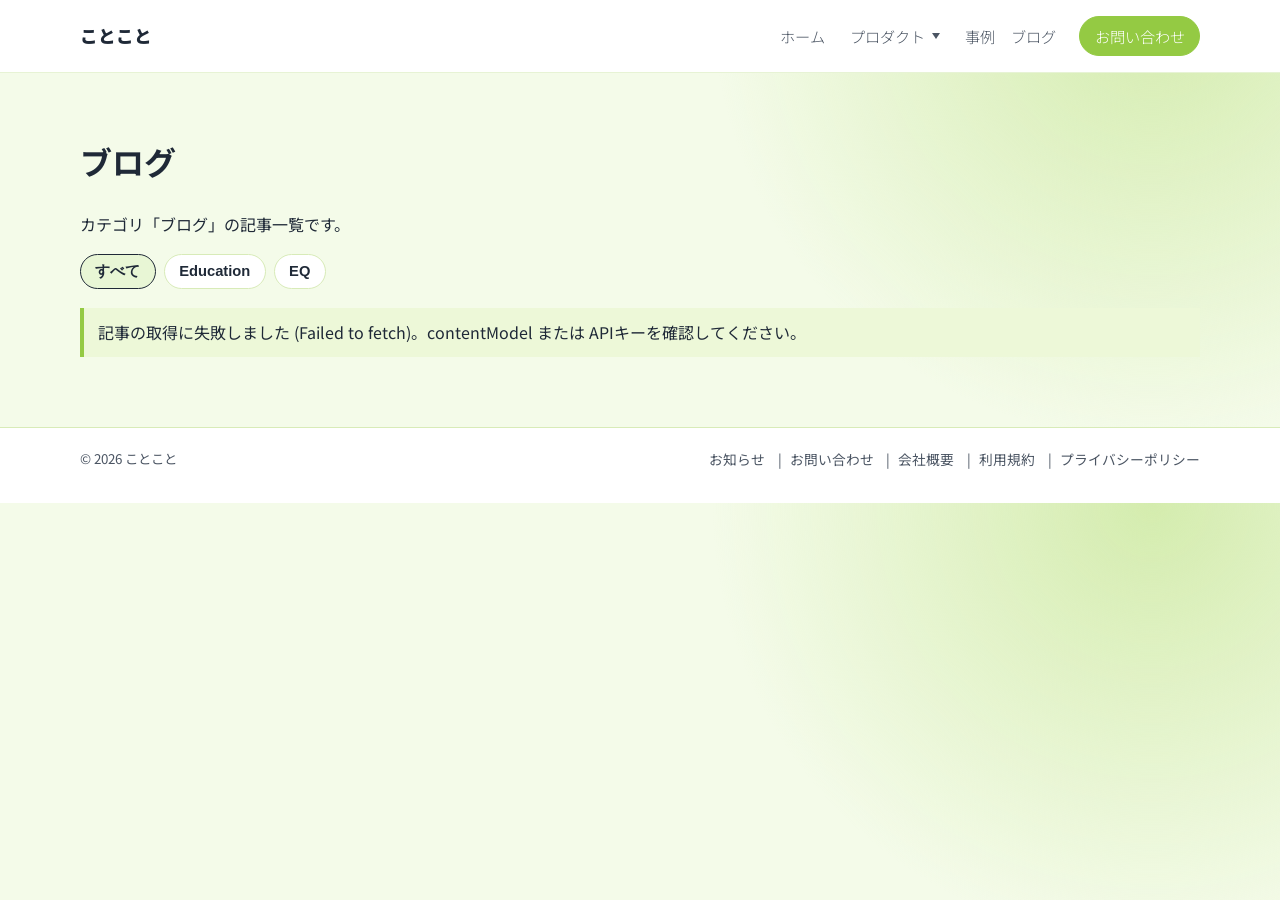
<file: blog.html>
<!DOCTYPE html>
<html lang="ja">
  <head>
    <meta charset="UTF-8" />
    <meta name="viewport" content="width=device-width, initial-scale=1.0" />
    <title>ブログ | ことこと</title>
    <meta
      name="description"
      content="ことことのブログ一覧ページです。microCMS連携で最新のお知らせを表示します。"
    />
    <meta name="robots" content="noindex, nofollow" />
    <link rel="preconnect" href="https://fonts.googleapis.com" />
    <link rel="preconnect" href="https://fonts.gstatic.com" crossorigin />
    <link
      href="https://fonts.googleapis.com/css2?family=Noto+Sans+JP:wght@400;500;700;900&display=swap"
      rel="stylesheet"
    />
    <link rel="stylesheet" href="assets/css/style.css" />
  </head>
  <body class="page-content-list">
    <header class="site-header">
      <div class="container header-inner">
        <a class="logo" href="index.html">ことこと</a>
        <button class="nav-toggle" type="button" data-nav-toggle>MENU</button>
        <nav class="site-nav" data-nav>
          <a href="index.html">ホーム</a>
          <div class="nav-dropdown">
          <button class="nav-dropdown-toggle" type="button" data-products-toggle aria-expanded="false">プロダクト</button>
          <div class="nav-dropdown-menu" data-products-menu>
            <a href="products-teachers.html">for Education</a>
            <a href="products-self-discovery.html">EQ</a>
          </div>
        </div>
          <a href="casestudy.html">事例</a>
          <a href="blog.html">ブログ</a>
          <a class="nav-contact-btn" href="contact.html">お問い合わせ</a>
        </nav>
      </div>
    </header>

    <main class="section blog-page">
      <div class="container">
        <h1>ブログ</h1>
        <p>カテゴリ「ブログ」の記事一覧です。</p>
        <div class="blog-category-filter" id="blog-category-filter" role="tablist" aria-label="タイプ選択">
          <button type="button" class="blog-filter-btn" data-type="all" role="tab" aria-selected="true">すべて</button>
          <button type="button" class="blog-filter-btn" data-type="teachers" role="tab" aria-selected="false">Education</button>
          <button type="button" class="blog-filter-btn" data-type="self" role="tab" aria-selected="false">EQ</button>
        </div>

        <section>
          <div class="notice" id="blog-status">記事を読み込み中です...</div>
          <div class="blog-list" id="blog-list" data-content-category="blog" data-blog-style="media" data-limit="12"></div>
        </section>
      </div>
    </main>

    <footer class="site-footer">
      <div class="container footer-grid">
        <small>© <span data-year></span> ことこと</small>
        <div class="footer-links">
          <a href="notice.html">お知らせ</a>
          <a href="contact.html">お問い合わせ</a>
          <a href="https://www.137.co.jp/aboutus/" target="_blank" rel="noopener noreferrer">会社概要</a>
          <a href="terms.html">利用規約</a>
          <a href="https://www.137.co.jp/j/privacy" target="_blank" rel="noopener noreferrer">プライバシーポリシー</a>
        </div>
      </div>
    </footer>

    <script src="assets/js/config.js"></script>
    <script src="assets/js/main.js"></script>
    <script src="assets/js/blog.js"></script>
  </body>
</html>
</file>
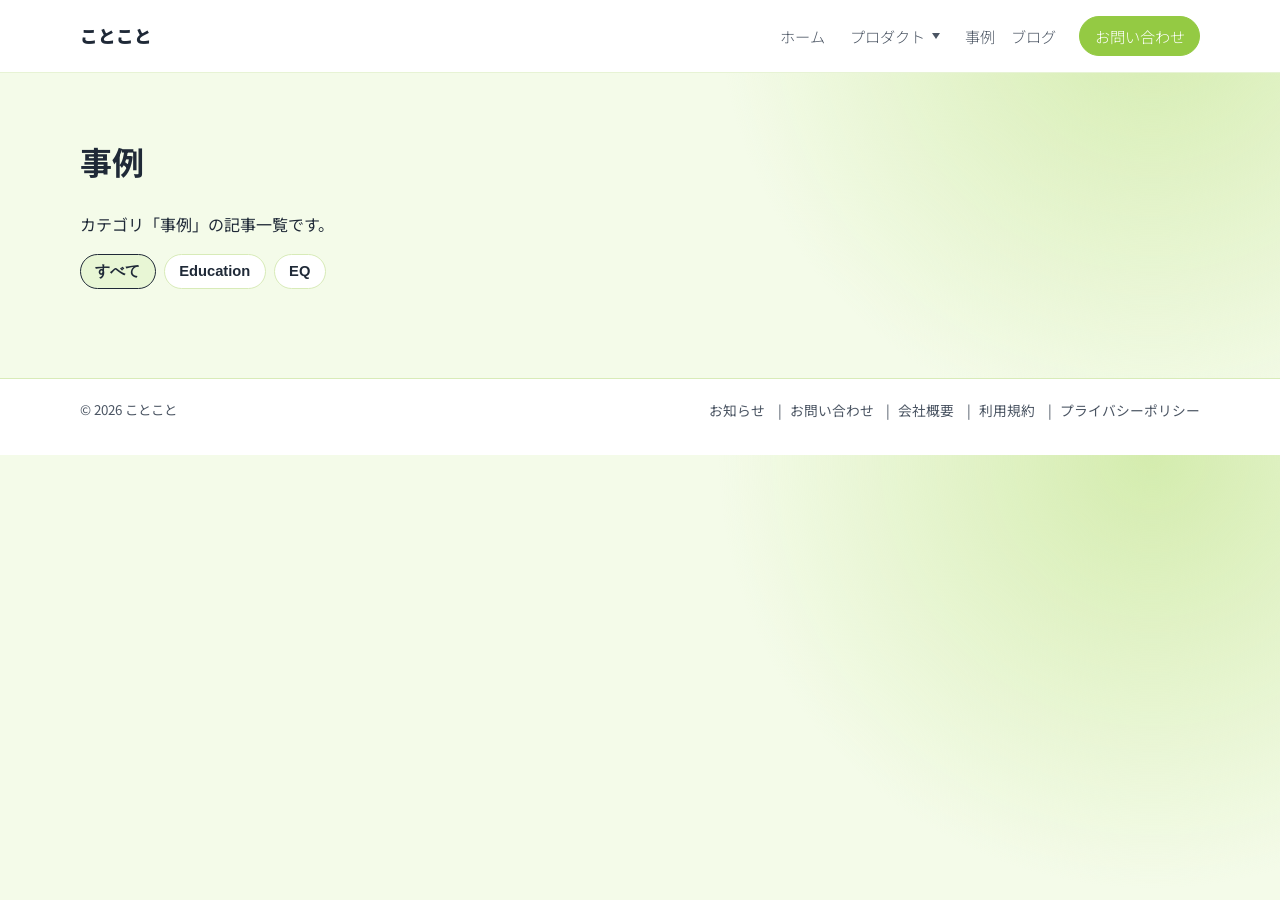
<file: casestudy.html>
<!DOCTYPE html>
<html lang="ja">
  <head>
    <meta charset="UTF-8" />
    <meta name="viewport" content="width=device-width, initial-scale=1.0" />
    <title>事例 | ことこと</title>
    <meta
      name="description"
      content="ことことの事例一覧ページです。"
    />
    <meta name="robots" content="noindex, nofollow" />
    <link rel="preconnect" href="https://fonts.googleapis.com" />
    <link rel="preconnect" href="https://fonts.gstatic.com" crossorigin />
    <link
      href="https://fonts.googleapis.com/css2?family=Noto+Sans+JP:wght@400;500;700;900&display=swap"
      rel="stylesheet"
    />
    <link rel="stylesheet" href="assets/css/style.css" />
  </head>
  <body class="page-content-list">
    <header class="site-header">
      <div class="container header-inner">
        <a class="logo" href="index.html">ことこと</a>
        <button class="nav-toggle" type="button" data-nav-toggle>MENU</button>
        <nav class="site-nav" data-nav>
          <a href="index.html">ホーム</a>
          <div class="nav-dropdown">
          <button class="nav-dropdown-toggle" type="button" data-products-toggle aria-expanded="false">プロダクト</button>
          <div class="nav-dropdown-menu" data-products-menu>
            <a href="products-teachers.html">for Education</a>
            <a href="products-self-discovery.html">EQ</a>
          </div>
        </div>
          <a href="casestudy.html">事例</a>
          <a href="blog.html">ブログ</a>
          <a class="nav-contact-btn" href="contact.html">お問い合わせ</a>
        </nav>
      </div>
    </header>

    <main class="section blog-page">
      <div class="container">
        <h1>事例</h1>
        <p>カテゴリ「事例」の記事一覧です。</p>
        <div class="blog-category-filter" id="blog-category-filter" role="tablist" aria-label="タイプ選択">
          <button type="button" class="blog-filter-btn" data-type="all" role="tab" aria-selected="true">すべて</button>
          <button type="button" class="blog-filter-btn" data-type="teachers" role="tab" aria-selected="false">Education</button>
          <button type="button" class="blog-filter-btn" data-type="self" role="tab" aria-selected="false">EQ</button>
        </div>

        <section class="section" id="cases-section" data-category-id="casestudy" hidden>
          <div class="case-list" id="case-list" data-limit="12"></div>
        </section>
      </div>
    </main>

    <footer class="site-footer">
      <div class="container footer-grid">
        <small>© <span data-year></span> ことこと</small>
        <div class="footer-links">
          <a href="notice.html">お知らせ</a>
          <a href="contact.html">お問い合わせ</a>
          <a href="https://www.137.co.jp/aboutus/" target="_blank" rel="noopener noreferrer">会社概要</a>
          <a href="terms.html">利用規約</a>
          <a href="https://www.137.co.jp/j/privacy" target="_blank" rel="noopener noreferrer">プライバシーポリシー</a>
        </div>
      </div>
    </footer>

    <script src="assets/js/config.js"></script>
    <script src="assets/js/main.js"></script>
    <script src="assets/js/cases.js"></script>
  </body>
</html>
</file>
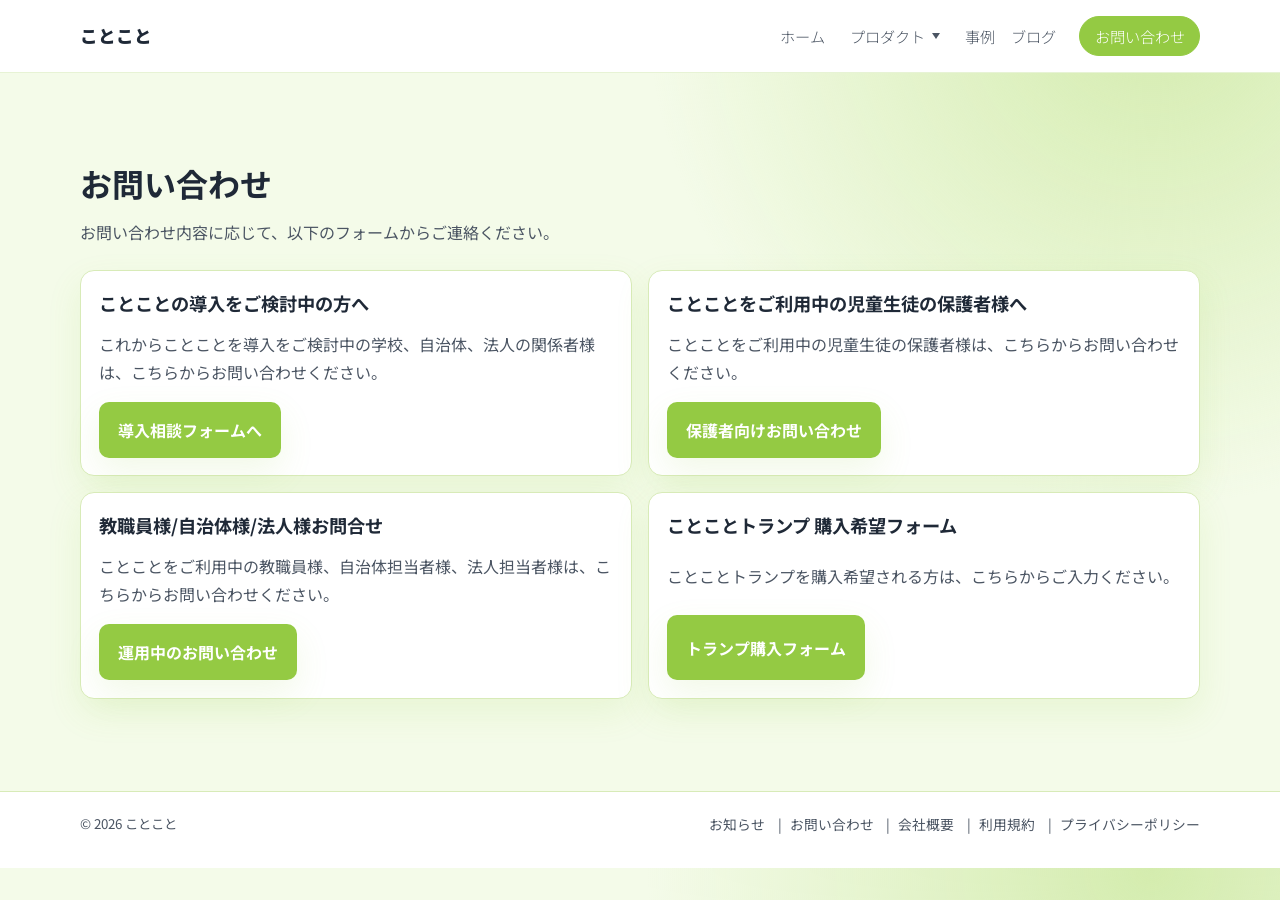
<file: contact.html>
<!DOCTYPE html>
<html lang="ja">
  <head>
    <meta charset="UTF-8" />
    <meta name="viewport" content="width=device-width, initial-scale=1.0" />
    <title>お問い合わせ | ことこと</title>
    <meta
      name="description"
      content="ことことの導入相談・デモ依頼用お問い合わせページです。"
    />
    <meta name="robots" content="noindex, nofollow" />
    <link rel="preconnect" href="https://fonts.googleapis.com" />
    <link rel="preconnect" href="https://fonts.gstatic.com" crossorigin />
    <link
      href="https://fonts.googleapis.com/css2?family=Noto+Sans+JP:wght@400;500;700;900&display=swap"
      rel="stylesheet"
    />
    <link rel="stylesheet" href="assets/css/style.css" />
  </head>
  <body>
    <header class="site-header">
      <div class="container header-inner">
        <a class="logo" href="index.html">ことこと</a>
        <button class="nav-toggle" type="button" data-nav-toggle>MENU</button>
        <nav class="site-nav" data-nav>
          <a href="index.html">ホーム</a>
          <div class="nav-dropdown">
          <button class="nav-dropdown-toggle" type="button" data-products-toggle aria-expanded="false">プロダクト</button>
          <div class="nav-dropdown-menu" data-products-menu>
            <a href="products-teachers.html">for Education</a>
            <a href="products-self-discovery.html">EQ</a>
          </div>
        </div>
          <a href="casestudy.html">事例</a>
          <a href="blog.html">ブログ</a>
          <a class="nav-contact-btn" href="contact.html">お問い合わせ</a>
        </nav>
      </div>
    </header>

    <main class="section contact-page">
      <div class="container">
        <h1>お問い合わせ</h1>
        <p class="contact-lead">お問い合わせ内容に応じて、以下のフォームからご連絡ください。</p>

        <div class="contact-grid">
          <section class="contact-card">
            <h2>ことことの導入をご検討中の方へ</h2>
            <p>これからことことを導入をご検討中の学校、自治体、法人の関係者様は、こちらからお問い合わせください。</p>
            <a class="btn btn-primary contact-card-link" href="https://tayori.com/f/kotokoto-new/" rel="noopener" target="_blank">導入相談フォームへ</a>
          </section>

          <section class="contact-card">
            <h2>ことことをご利用中の児童生徒の保護者様へ</h2>
            <p>ことことをご利用中の児童生徒の保護者様は、こちらからお問い合わせください。</p>
            <a class="btn btn-primary contact-card-link" href="https://tayori.com/f/kotokoto-parent/" rel="noopener" target="_blank">保護者向けお問い合わせ</a>
          </section>

          <section class="contact-card">
            <h2>教職員様/自治体様/法人様お問合せ</h2>
            <p>ことことをご利用中の教職員様、自治体担当者様、法人担当者様は、こちらからお問い合わせください。</p>
            <a class="btn btn-primary contact-card-link" href="https://tayori.com/f/kotokoto-organization/" rel="noopener" target="_blank">運用中のお問い合わせ</a>
          </section>

          <section class="contact-card">
            <h2>ことことトランプ 購入希望フォーム</h2>
            <p>ことことトランプを購入希望される方は、こちらからご入力ください。</p>
            <a class="btn btn-primary contact-card-link" href="https://tayori.com/form/7ceffba8a41990906880fc2a261afb7e124c8cc9" rel="noopener" target="_blank">トランプ購入フォーム</a>
          </section>
        </div>
      </div>
    </main>

    <footer class="site-footer">
      <div class="container footer-grid">
        <small>© <span data-year></span> ことこと</small>
        <div class="footer-links">
          <a href="notice.html">お知らせ</a>
          <a href="contact.html">お問い合わせ</a>
          <a href="https://www.137.co.jp/aboutus/" target="_blank" rel="noopener noreferrer">会社概要</a>
          <a href="terms.html">利用規約</a>
          <a href="https://www.137.co.jp/j/privacy" target="_blank" rel="noopener noreferrer">プライバシーポリシー</a>
        </div>
      </div>
    </footer>

    <script src="assets/js/main.js"></script>
  </body>
</html>
</file>
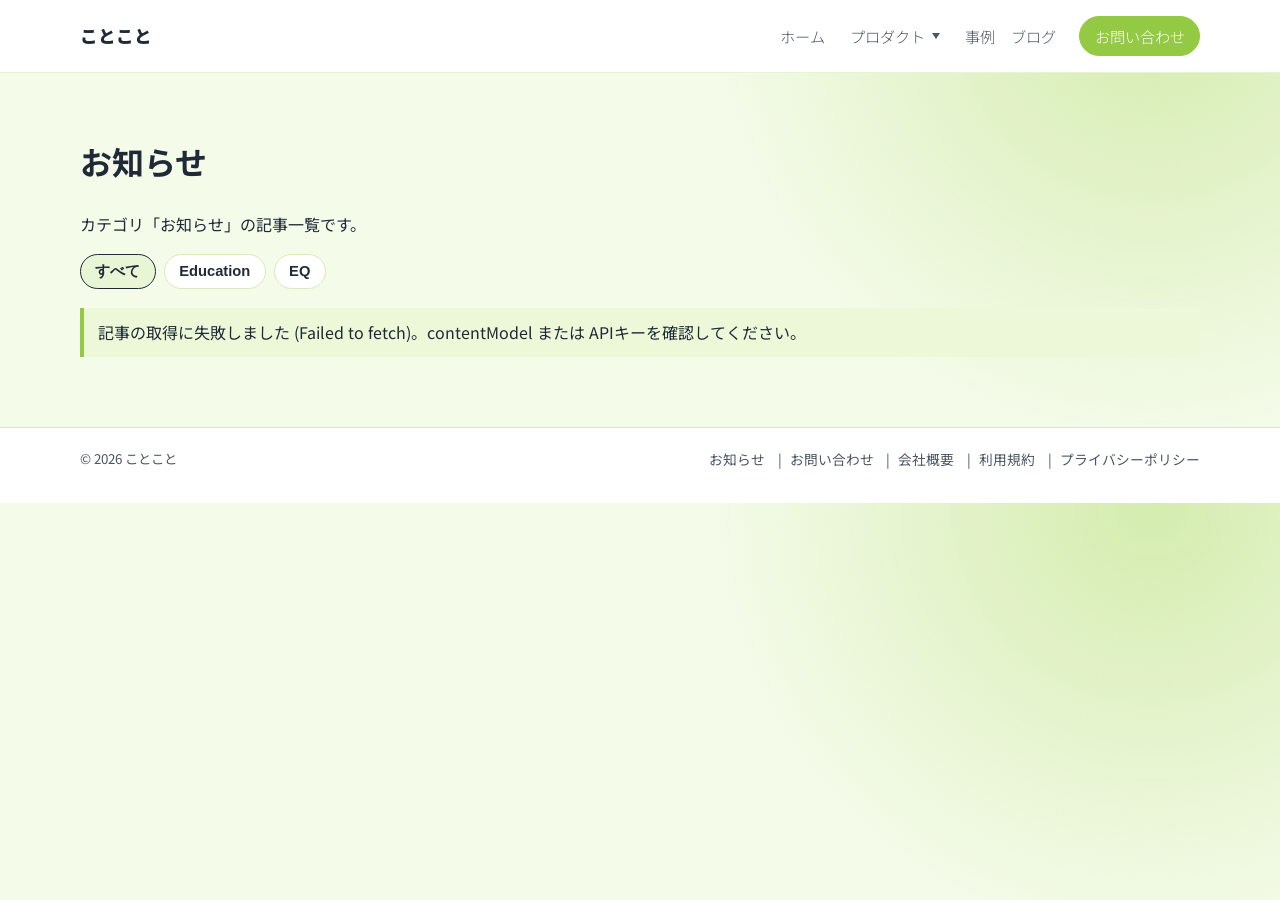
<file: notice.html>
<!DOCTYPE html>
<html lang="ja">
  <head>
    <meta charset="UTF-8" />
    <meta name="viewport" content="width=device-width, initial-scale=1.0" />
    <title>お知らせ | ことこと</title>
    <meta
      name="description"
      content="ことことのお知らせ一覧ページです。"
    />
    <meta name="robots" content="noindex, nofollow" />
    <link rel="preconnect" href="https://fonts.googleapis.com" />
    <link rel="preconnect" href="https://fonts.gstatic.com" crossorigin />
    <link
      href="https://fonts.googleapis.com/css2?family=Noto+Sans+JP:wght@400;500;700;900&display=swap"
      rel="stylesheet"
    />
    <link rel="stylesheet" href="assets/css/style.css" />
  </head>
  <body class="page-content-list">
    <header class="site-header">
      <div class="container header-inner">
        <a class="logo" href="index.html">ことこと</a>
        <button class="nav-toggle" type="button" data-nav-toggle>MENU</button>
        <nav class="site-nav" data-nav>
          <a href="index.html">ホーム</a>
          <div class="nav-dropdown">
          <button class="nav-dropdown-toggle" type="button" data-products-toggle aria-expanded="false">プロダクト</button>
          <div class="nav-dropdown-menu" data-products-menu>
            <a href="products-teachers.html">for Education</a>
            <a href="products-self-discovery.html">EQ</a>
          </div>
        </div>
          <a href="casestudy.html">事例</a>
          <a href="blog.html">ブログ</a>
          <a class="nav-contact-btn" href="contact.html">お問い合わせ</a>
        </nav>
      </div>
    </header>

    <main class="section blog-page">
      <div class="container">
        <h1>お知らせ</h1>
        <p>カテゴリ「お知らせ」の記事一覧です。</p>
        <div class="blog-category-filter" id="blog-category-filter" role="tablist" aria-label="タイプ選択">
          <button type="button" class="blog-filter-btn" data-type="all" role="tab" aria-selected="true">すべて</button>
          <button type="button" class="blog-filter-btn" data-type="teachers" role="tab" aria-selected="false">Education</button>
          <button type="button" class="blog-filter-btn" data-type="self" role="tab" aria-selected="false">EQ</button>
        </div>

        <section>
          <div class="notice" id="blog-status">記事を読み込み中です...</div>
          <div class="blog-list" id="blog-list" data-content-category="notice" data-blog-style="simple"></div>
        </section>
      </div>
    </main>

    <footer class="site-footer">
      <div class="container footer-grid">
        <small>© <span data-year></span> ことこと</small>
        <div class="footer-links">
          <a href="notice.html">お知らせ</a>
          <a href="contact.html">お問い合わせ</a>
          <a href="https://www.137.co.jp/aboutus/" target="_blank" rel="noopener noreferrer">会社概要</a>
          <a href="terms.html">利用規約</a>
          <a href="https://www.137.co.jp/j/privacy" target="_blank" rel="noopener noreferrer">プライバシーポリシー</a>
        </div>
      </div>
    </footer>

    <script src="assets/js/config.js"></script>
    <script src="assets/js/main.js"></script>
    <script src="assets/js/blog.js"></script>
  </body>
</html>
</file>
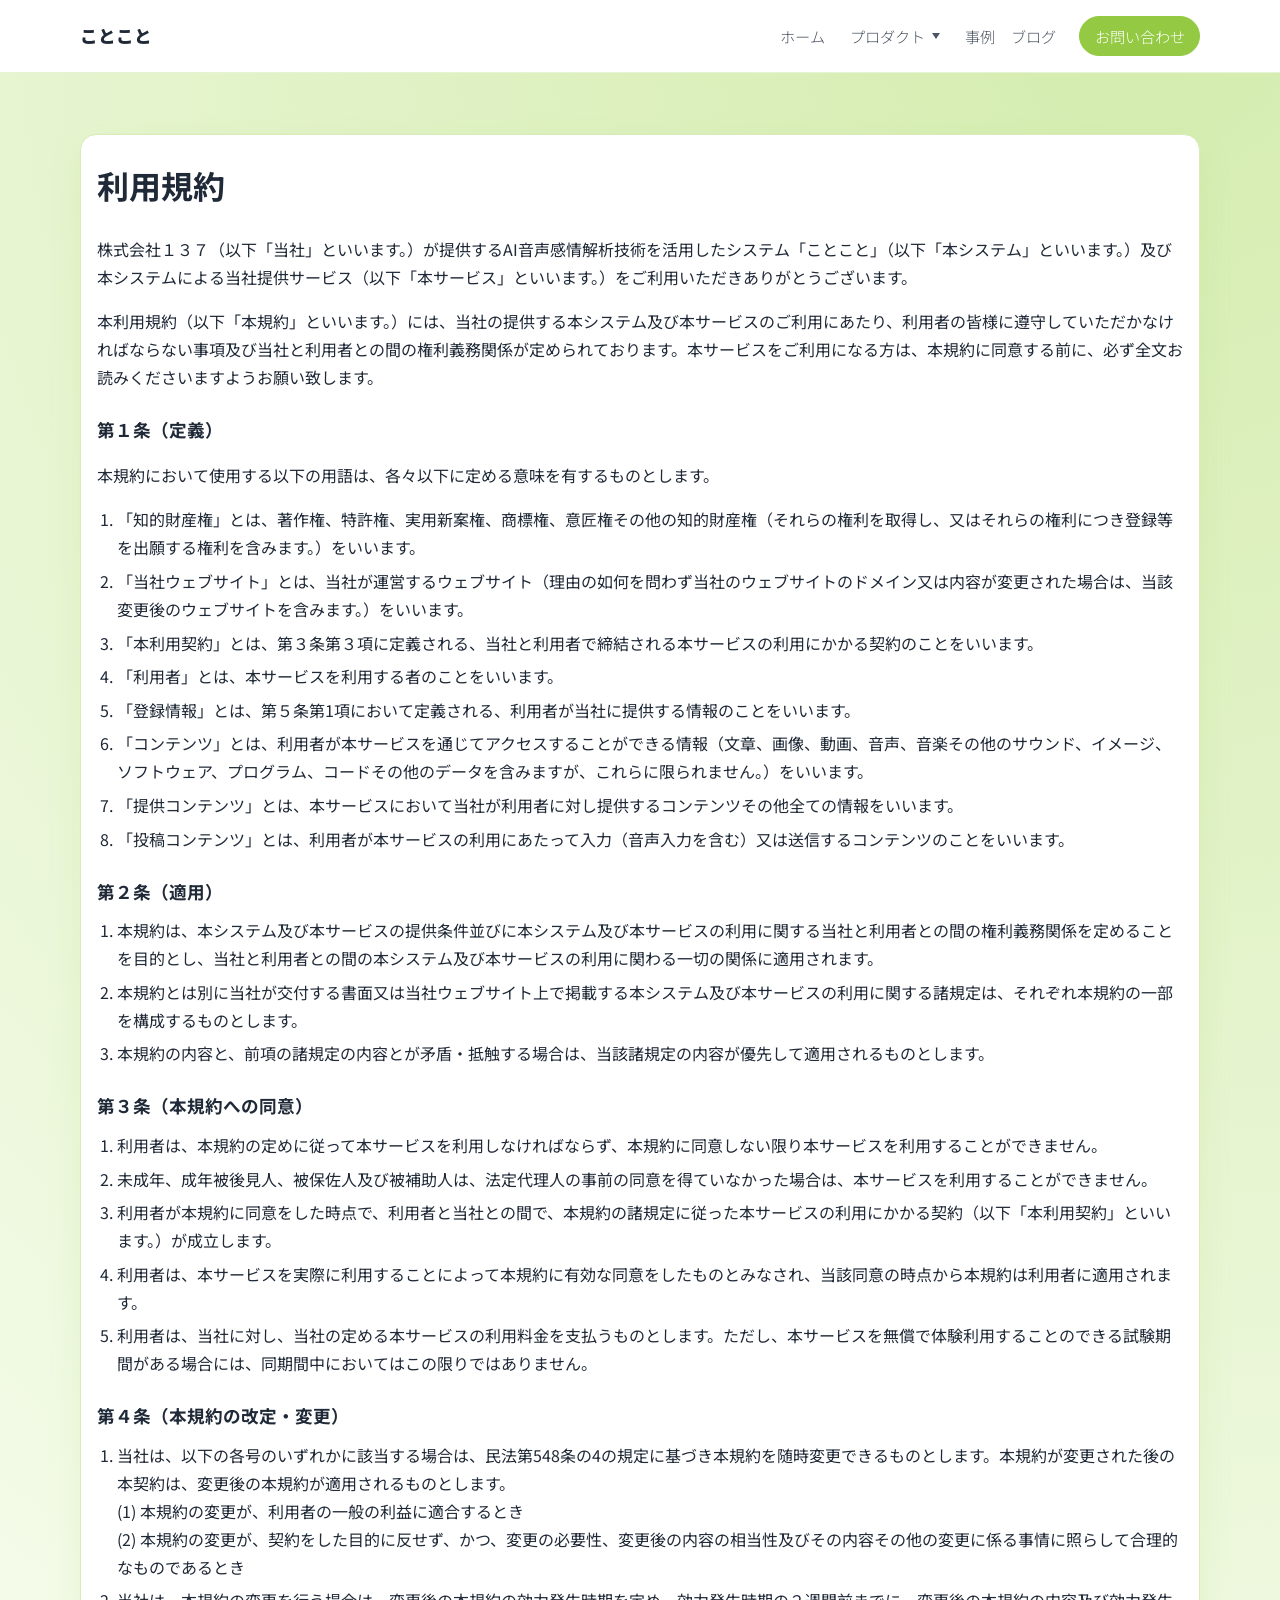
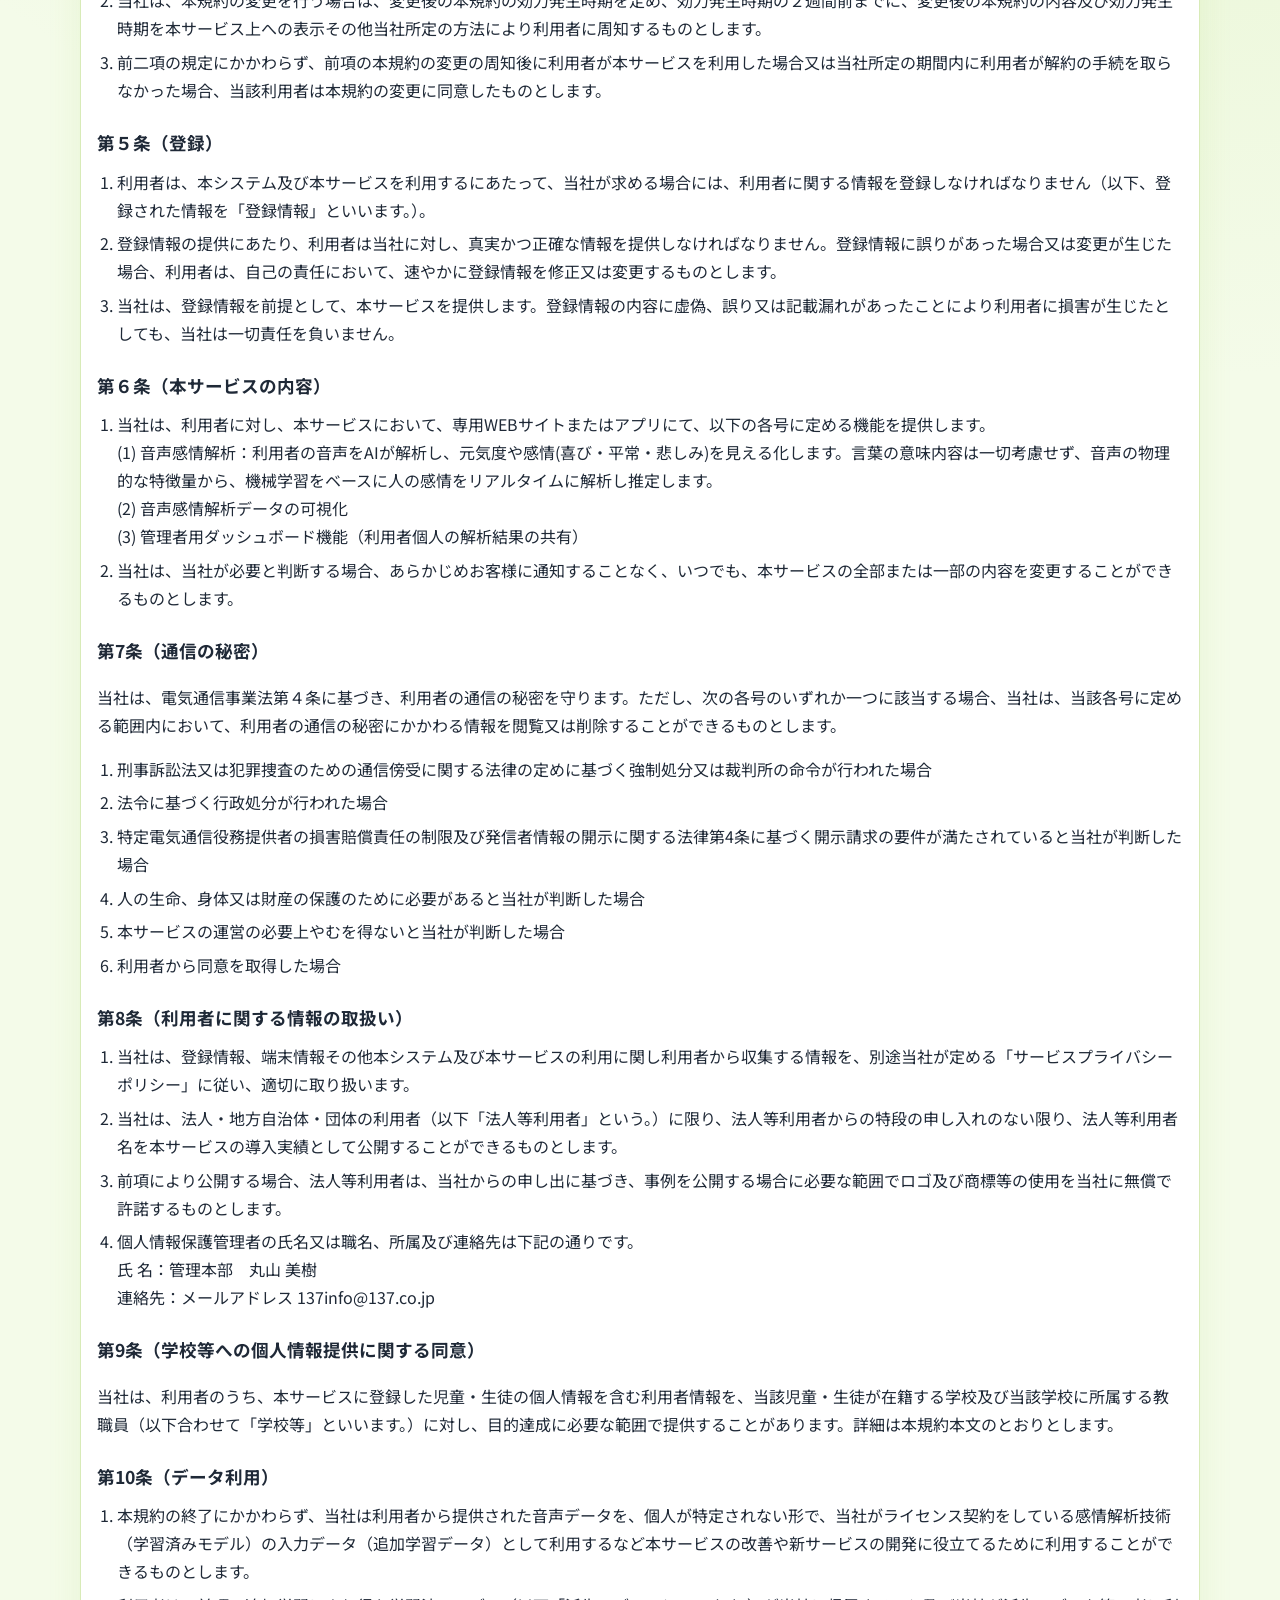
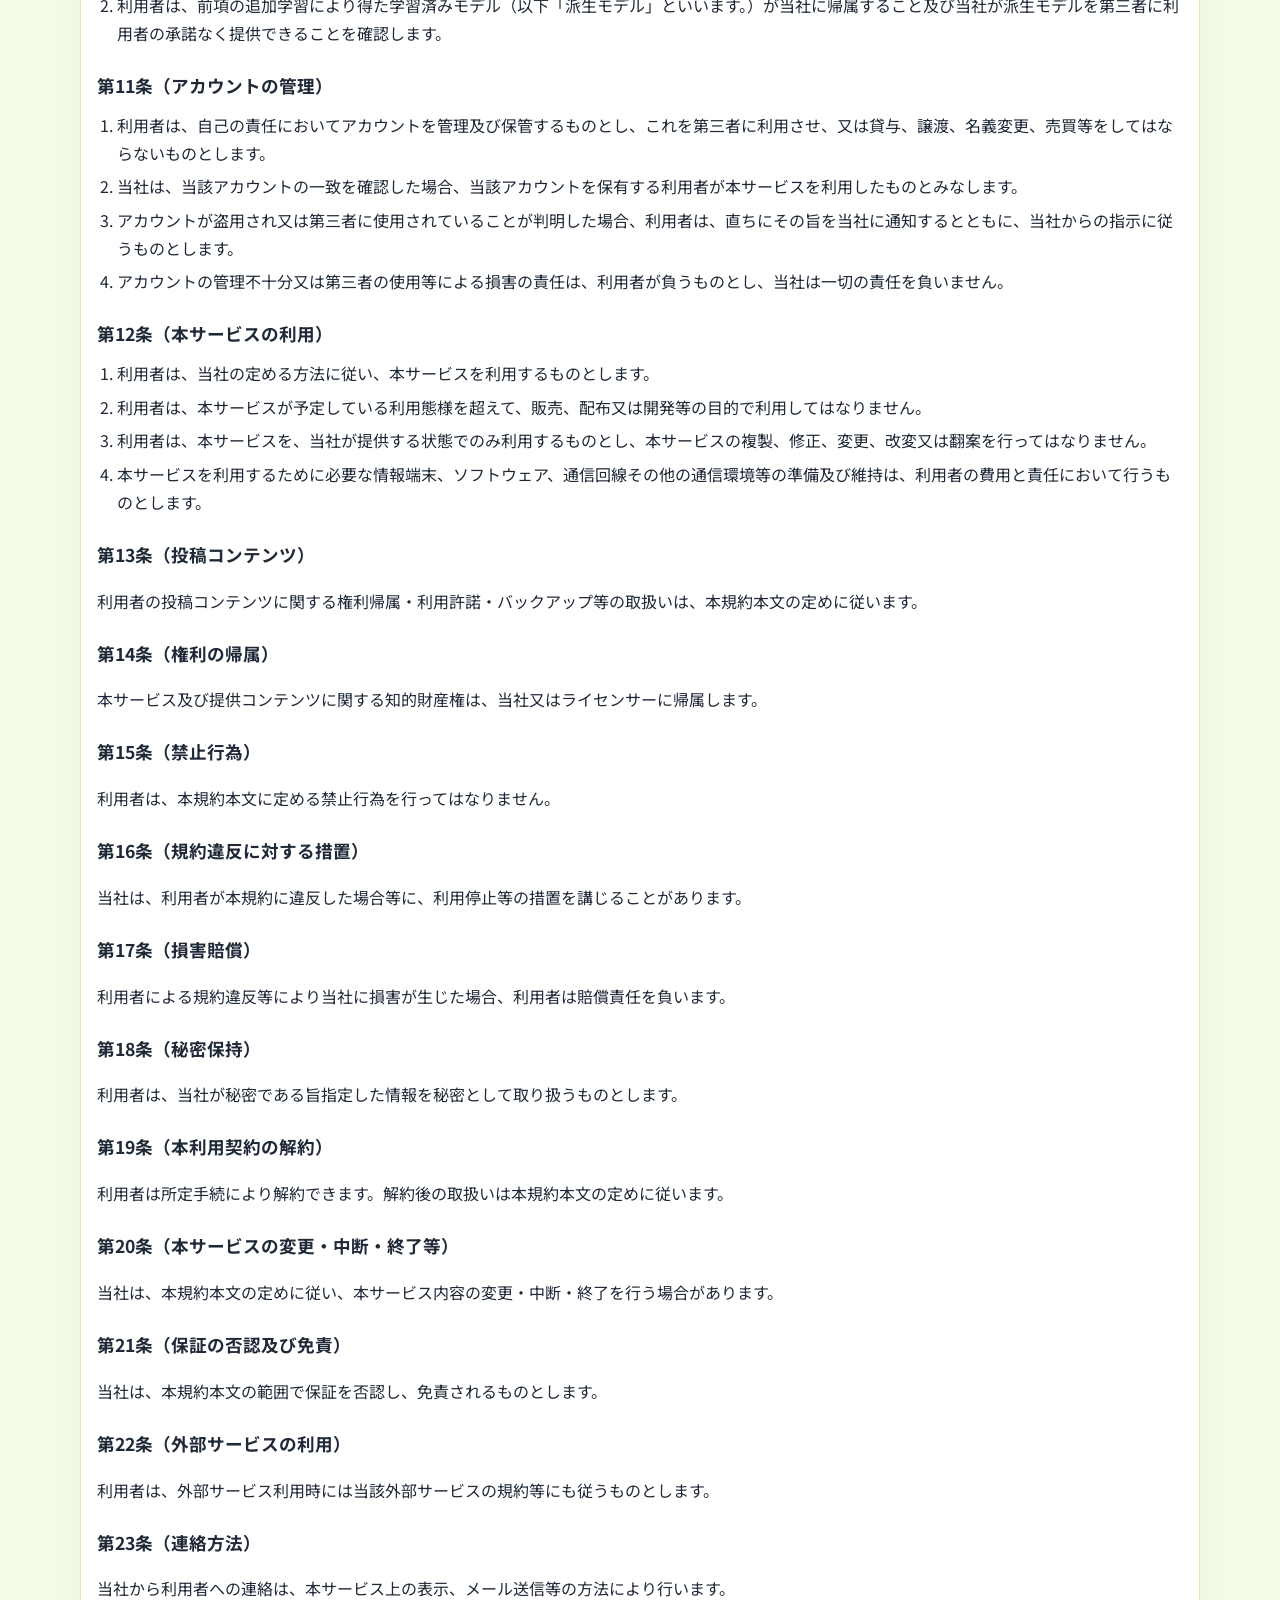
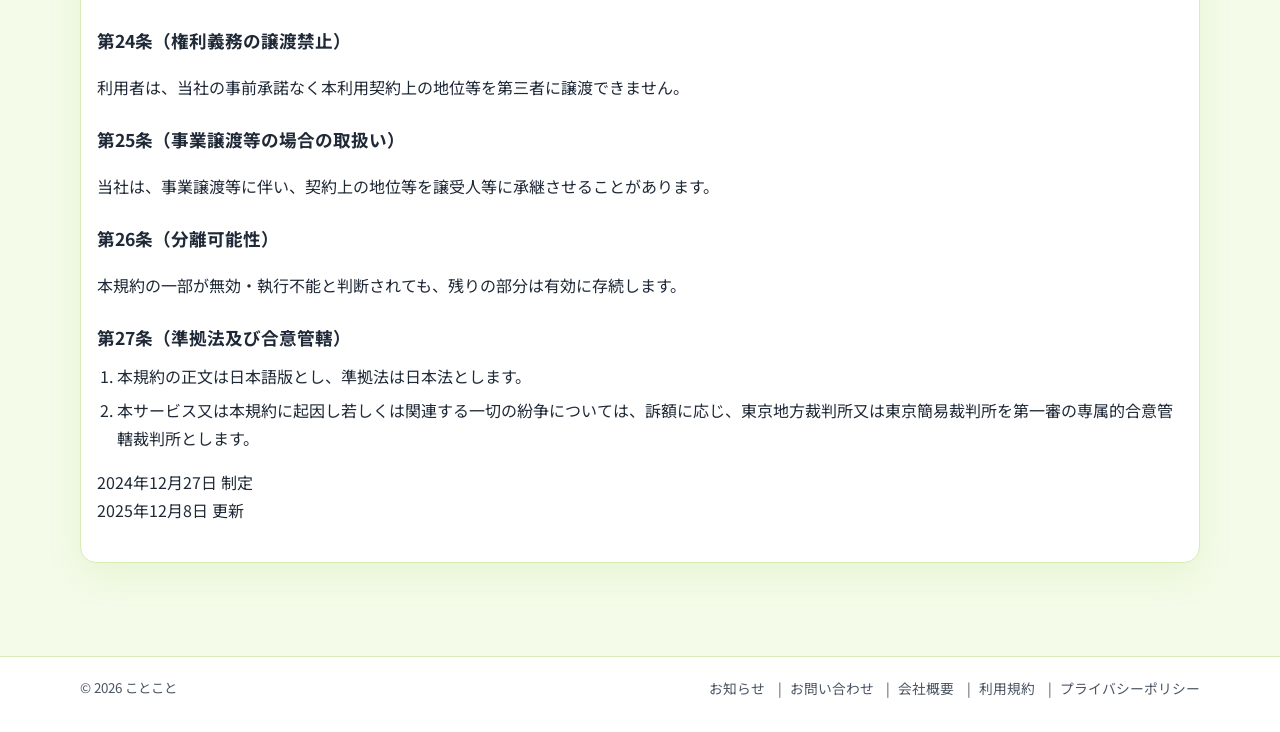
<file: terms.html>
<!DOCTYPE html>
<html lang="ja">
  <head>
    <meta charset="UTF-8" />
    <meta name="viewport" content="width=device-width, initial-scale=1.0" />
    <title>利用規約 | ことこと</title>
    <meta
      name="description"
      content="ことことの利用規約ページです。"
    />
    <meta name="robots" content="noindex, nofollow" />
    <link rel="preconnect" href="https://fonts.googleapis.com" />
    <link rel="preconnect" href="https://fonts.gstatic.com" crossorigin />
    <link
      href="https://fonts.googleapis.com/css2?family=Noto+Sans+JP:wght@400;500;700;900&display=swap"
      rel="stylesheet"
    />
    <link rel="stylesheet" href="assets/css/style.css" />
  </head>
  <body class="page-top">
    <header class="site-header">
      <div class="container header-inner">
        <a class="logo" href="index.html">ことこと</a>
        <button class="nav-toggle" type="button" data-nav-toggle>MENU</button>
        <nav class="site-nav" data-nav>
          <a href="index.html">ホーム</a>
          <div class="nav-dropdown">
          <button class="nav-dropdown-toggle" type="button" data-products-toggle aria-expanded="false">プロダクト</button>
          <div class="nav-dropdown-menu" data-products-menu>
            <a href="products-teachers.html">for Education</a>
            <a href="products-self-discovery.html">EQ</a>
          </div>
        </div>
          <a href="casestudy.html">事例</a>
          <a href="blog.html">ブログ</a>
          <a class="nav-contact-btn" href="contact.html">お問い合わせ</a>
        </nav>
      </div>
    </header>

    <main class="section">
      <div class="container terms-wrap">
        <h1>利用規約</h1>
        <p>
          株式会社１３７（以下「当社」といいます。）が提供するAI音声感情解析技術を活用したシステム「ことこと」（以下「本システム」といいます。）及び本システムによる当社提供サービス（以下「本サービス」といいます。）をご利用いただきありがとうございます。
        </p>
        <p>
          本利用規約（以下「本規約」といいます。）には、当社の提供する本システム及び本サービスのご利用にあたり、利用者の皆様に遵守していただかなければならない事項及び当社と利用者との間の権利義務関係が定められております。本サービスをご利用になる方は、本規約に同意する前に、必ず全文お読みくださいますようお願い致します。
        </p>

        <h3 class="terms-heading"><strong>第１条（定義）</strong></h3>
        <p>本規約において使用する以下の用語は、各々以下に定める意味を有するものとします。</p>
        <ol>
          <li>「知的財産権」とは、著作権、特許権、実用新案権、商標権、意匠権その他の知的財産権（それらの権利を取得し、又はそれらの権利につき登録等を出願する権利を含みます。）をいいます。</li>
          <li>「当社ウェブサイト」とは、当社が運営するウェブサイト（理由の如何を問わず当社のウェブサイトのドメイン又は内容が変更された場合は、当該変更後のウェブサイトを含みます。）をいいます。</li>
          <li>「本利用契約」とは、第３条第３項に定義される、当社と利用者で締結される本サービスの利用にかかる契約のことをいいます。</li>
          <li>「利用者」とは、本サービスを利用する者のことをいいます。</li>
          <li>「登録情報」とは、第５条第1項において定義される、利用者が当社に提供する情報のことをいいます。</li>
          <li>「コンテンツ」とは、利用者が本サービスを通じてアクセスすることができる情報（文章、画像、動画、音声、音楽その他のサウンド、イメージ、ソフトウェア、プログラム、コードその他のデータを含みますが、これらに限られません。）をいいます。</li>
          <li>「提供コンテンツ」とは、本サービスにおいて当社が利用者に対し提供するコンテンツその他全ての情報をいいます。</li>
          <li>「投稿コンテンツ」とは、利用者が本サービスの利用にあたって入力（音声入力を含む）又は送信するコンテンツのことをいいます。</li>
        </ol>

        <h3 class="terms-heading"><strong>第２条（適用）</strong></h3>
        <ol>
          <li>本規約は、本システム及び本サービスの提供条件並びに本システム及び本サービスの利用に関する当社と利用者との間の権利義務関係を定めることを目的とし、当社と利用者との間の本システム及び本サービスの利用に関わる一切の関係に適用されます。</li>
          <li>本規約とは別に当社が交付する書面又は当社ウェブサイト上で掲載する本システム及び本サービスの利用に関する諸規定は、それぞれ本規約の一部を構成するものとします。</li>
          <li>本規約の内容と、前項の諸規定の内容とが矛盾・抵触する場合は、当該諸規定の内容が優先して適用されるものとします。</li>
        </ol>

        <h3 class="terms-heading"><strong>第３条（本規約への同意）</strong></h3>
        <ol>
          <li>利用者は、本規約の定めに従って本サービスを利用しなければならず、本規約に同意しない限り本サービスを利用することができません。</li>
          <li>未成年、成年被後見人、被保佐人及び被補助人は、法定代理人の事前の同意を得ていなかった場合は、本サービスを利用することができません。</li>
          <li>利用者が本規約に同意をした時点で、利用者と当社との間で、本規約の諸規定に従った本サービスの利用にかかる契約（以下「本利用契約」といいます。）が成立します。</li>
          <li>利用者は、本サービスを実際に利用することによって本規約に有効な同意をしたものとみなされ、当該同意の時点から本規約は利用者に適用されます。</li>
          <li>利用者は、当社に対し、当社の定める本サービスの利用料金を支払うものとします。ただし、本サービスを無償で体験利用することのできる試験期間がある場合には、同期間中においてはこの限りではありません。</li>
        </ol>

        <h3 class="terms-heading"><strong>第４条（本規約の改定・変更）</strong></h3>
        <ol>
          <li>当社は、以下の各号のいずれかに該当する場合は、民法第548条の4の規定に基づき本規約を随時変更できるものとします。本規約が変更された後の本契約は、変更後の本規約が適用されるものとします。<br />(1) 本規約の変更が、利用者の一般の利益に適合するとき<br />(2) 本規約の変更が、契約をした目的に反せず、かつ、変更の必要性、変更後の内容の相当性及びその内容その他の変更に係る事情に照らして合理的なものであるとき</li>
          <li>当社は、本規約の変更を行う場合は、変更後の本規約の効力発生時期を定め、効力発生時期の２週間前までに、変更後の本規約の内容及び効力発生時期を本サービス上への表示その他当社所定の方法により利用者に周知するものとします。</li>
          <li>前二項の規定にかかわらず、前項の本規約の変更の周知後に利用者が本サービスを利用した場合又は当社所定の期間内に利用者が解約の手続を取らなかった場合、当該利用者は本規約の変更に同意したものとします。</li>
        </ol>

        <h3 class="terms-heading"><strong>第５条（登録）</strong></h3>
        <ol>
          <li>利用者は、本システム及び本サービスを利用するにあたって、当社が求める場合には、利用者に関する情報を登録しなければなりません（以下、登録された情報を「登録情報」といいます。）。</li>
          <li>登録情報の提供にあたり、利用者は当社に対し、真実かつ正確な情報を提供しなければなりません。登録情報に誤りがあった場合又は変更が生じた場合、利用者は、自己の責任において、速やかに登録情報を修正又は変更するものとします。</li>
          <li>当社は、登録情報を前提として、本サービスを提供します。登録情報の内容に虚偽、誤り又は記載漏れがあったことにより利用者に損害が生じたとしても、当社は一切責任を負いません。</li>
        </ol>

        <h3 class="terms-heading"><strong>第６条（本サービスの内容）</strong></h3>
        <ol>
          <li>当社は、利用者に対し、本サービスにおいて、専用WEBサイトまたはアプリにて、以下の各号に定める機能を提供します。<br />(1) 音声感情解析：利用者の音声をAIが解析し、元気度や感情(喜び・平常・悲しみ)を見える化します。言葉の意味内容は一切考慮せず、音声の物理的な特徴量から、機械学習をベースに人の感情をリアルタイムに解析し推定します。<br />(2) 音声感情解析データの可視化<br />(3) 管理者用ダッシュボード機能（利用者個人の解析結果の共有）</li>
          <li>当社は、当社が必要と判断する場合、あらかじめお客様に通知することなく、いつでも、本サービスの全部または一部の内容を変更することができるものとします。</li>
        </ol>

        <h3 class="terms-heading"><strong>第7条（通信の秘密）</strong></h3>
        <p>当社は、電気通信事業法第４条に基づき、利用者の通信の秘密を守ります。ただし、次の各号のいずれか一つに該当する場合、当社は、当該各号に定める範囲内において、利用者の通信の秘密にかかわる情報を閲覧又は削除することができるものとします。</p>
        <ol>
          <li>刑事訴訟法又は犯罪捜査のための通信傍受に関する法律の定めに基づく強制処分又は裁判所の命令が行われた場合</li>
          <li>法令に基づく行政処分が行われた場合</li>
          <li>特定電気通信役務提供者の損害賠償責任の制限及び発信者情報の開示に関する法律第4条に基づく開示請求の要件が満たされていると当社が判断した場合</li>
          <li>人の生命、身体又は財産の保護のために必要があると当社が判断した場合</li>
          <li>本サービスの運営の必要上やむを得ないと当社が判断した場合</li>
          <li>利用者から同意を取得した場合</li>
        </ol>

        <h3 class="terms-heading"><strong>第8条（利用者に関する情報の取扱い）</strong></h3>
        <ol>
          <li>当社は、登録情報、端末情報その他本システム及び本サービスの利用に関し利用者から収集する情報を、別途当社が定める「サービスプライバシーポリシー」に従い、適切に取り扱います。</li>
          <li>当社は、法人・地方自治体・団体の利用者（以下「法人等利用者」という。）に限り、法人等利用者からの特段の申し入れのない限り、法人等利用者名を本サービスの導入実績として公開することができるものとします。</li>
          <li>前項により公開する場合、法人等利用者は、当社からの申し出に基づき、事例を公開する場合に必要な範囲でロゴ及び商標等の使用を当社に無償で許諾するものとします。</li>
          <li>個人情報保護管理者の氏名又は職名、所属及び連絡先は下記の通りです。<br />氏 名：管理本部　丸山 美樹<br />連絡先：メールアドレス 137info@137.co.jp</li>
        </ol>

        <h3 class="terms-heading"><strong>第9条（学校等への個人情報提供に関する同意）</strong></h3>
        <p>当社は、利用者のうち、本サービスに登録した児童・生徒の個人情報を含む利用者情報を、当該児童・生徒が在籍する学校及び当該学校に所属する教職員（以下合わせて「学校等」といいます。）に対し、目的達成に必要な範囲で提供することがあります。詳細は本規約本文のとおりとします。</p>

        <h3 class="terms-heading"><strong>第10条（データ利用）</strong></h3>
        <ol>
          <li>本規約の終了にかかわらず、当社は利用者から提供された音声データを、個人が特定されない形で、当社がライセンス契約をしている感情解析技術（学習済みモデル）の入力データ（追加学習データ）として利用するなど本サービスの改善や新サービスの開発に役立てるために利用することができるものとします。</li>
          <li>利用者は、前項の追加学習により得た学習済みモデル（以下「派生モデル」といいます。）が当社に帰属すること及び当社が派生モデルを第三者に利用者の承諾なく提供できることを確認します。</li>
        </ol>

        <h3 class="terms-heading"><strong>第11条（アカウントの管理）</strong></h3>
        <ol>
          <li>利用者は、自己の責任においてアカウントを管理及び保管するものとし、これを第三者に利用させ、又は貸与、譲渡、名義変更、売買等をしてはならないものとします。</li>
          <li>当社は、当該アカウントの一致を確認した場合、当該アカウントを保有する利用者が本サービスを利用したものとみなします。</li>
          <li>アカウントが盗用され又は第三者に使用されていることが判明した場合、利用者は、直ちにその旨を当社に通知するとともに、当社からの指示に従うものとします。</li>
          <li>アカウントの管理不十分又は第三者の使用等による損害の責任は、利用者が負うものとし、当社は一切の責任を負いません。</li>
        </ol>

        <h3 class="terms-heading"><strong>第12条（本サービスの利用）</strong></h3>
        <ol>
          <li>利用者は、当社の定める方法に従い、本サービスを利用するものとします。</li>
          <li>利用者は、本サービスが予定している利用態様を超えて、販売、配布又は開発等の目的で利用してはなりません。</li>
          <li>利用者は、本サービスを、当社が提供する状態でのみ利用するものとし、本サービスの複製、修正、変更、改変又は翻案を行ってはなりません。</li>
          <li>本サービスを利用するために必要な情報端末、ソフトウェア、通信回線その他の通信環境等の準備及び維持は、利用者の費用と責任において行うものとします。</li>
        </ol>

        <h3 class="terms-heading"><strong>第13条（投稿コンテンツ）</strong></h3>
        <p>利用者の投稿コンテンツに関する権利帰属・利用許諾・バックアップ等の取扱いは、本規約本文の定めに従います。</p>

        <h3 class="terms-heading"><strong>第14条（権利の帰属）</strong></h3>
        <p>本サービス及び提供コンテンツに関する知的財産権は、当社又はライセンサーに帰属します。</p>

        <h3 class="terms-heading"><strong>第15条（禁止行為）</strong></h3>
        <p>利用者は、本規約本文に定める禁止行為を行ってはなりません。</p>

        <h3 class="terms-heading"><strong>第16条（規約違反に対する措置）</strong></h3>
        <p>当社は、利用者が本規約に違反した場合等に、利用停止等の措置を講じることがあります。</p>

        <h3 class="terms-heading"><strong>第17条（損害賠償）</strong></h3>
        <p>利用者による規約違反等により当社に損害が生じた場合、利用者は賠償責任を負います。</p>

        <h3 class="terms-heading"><strong>第18条（秘密保持）</strong></h3>
        <p>利用者は、当社が秘密である旨指定した情報を秘密として取り扱うものとします。</p>

        <h3 class="terms-heading"><strong>第19条（本利用契約の解約）</strong></h3>
        <p>利用者は所定手続により解約できます。解約後の取扱いは本規約本文の定めに従います。</p>

        <h3 class="terms-heading"><strong>第20条（本サービスの変更・中断・終了等）</strong></h3>
        <p>当社は、本規約本文の定めに従い、本サービス内容の変更・中断・終了を行う場合があります。</p>

        <h3 class="terms-heading"><strong>第21条（保証の否認及び免責）</strong></h3>
        <p>当社は、本規約本文の範囲で保証を否認し、免責されるものとします。</p>

        <h3 class="terms-heading"><strong>第22条（外部サービスの利用）</strong></h3>
        <p>利用者は、外部サービス利用時には当該外部サービスの規約等にも従うものとします。</p>

        <h3 class="terms-heading"><strong>第23条（連絡方法）</strong></h3>
        <p>当社から利用者への連絡は、本サービス上の表示、メール送信等の方法により行います。</p>

        <h3 class="terms-heading"><strong>第24条（権利義務の譲渡禁止）</strong></h3>
        <p>利用者は、当社の事前承諾なく本利用契約上の地位等を第三者に譲渡できません。</p>

        <h3 class="terms-heading"><strong>第25条（事業譲渡等の場合の取扱い）</strong></h3>
        <p>当社は、事業譲渡等に伴い、契約上の地位等を譲受人等に承継させることがあります。</p>

        <h3 class="terms-heading"><strong>第26条（分離可能性）</strong></h3>
        <p>本規約の一部が無効・執行不能と判断されても、残りの部分は有効に存続します。</p>

        <h3 class="terms-heading"><strong>第27条（準拠法及び合意管轄）</strong></h3>
        <ol>
          <li>本規約の正文は日本語版とし、準拠法は日本法とします。</li>
          <li>本サービス又は本規約に起因し若しくは関連する一切の紛争については、訴額に応じ、東京地方裁判所又は東京簡易裁判所を第一審の専属的合意管轄裁判所とします。</li>
        </ol>

        <p>2024年12月27日 制定<br />2025年12月8日 更新</p>
      </div>
    </main>

    <footer class="site-footer">
      <div class="container footer-grid">
        <small>© <span data-year></span> ことこと</small>
        <div class="footer-links">
          <a href="notice.html">お知らせ</a>
          <a href="contact.html">お問い合わせ</a>
          <a href="https://www.137.co.jp/aboutus/" target="_blank" rel="noopener noreferrer">会社概要</a>
          <a href="terms.html">利用規約</a>
          <a href="https://www.137.co.jp/j/privacy" target="_blank" rel="noopener noreferrer">プライバシーポリシー</a>
        </div>
      </div>
    </footer>

    <script src="assets/js/main.js"></script>
  </body>
</html>
</file>
<file: assets/css/style.css>
:root {
  --bg: #f4fbe9;
  --bg-soft: #edf8d8;
  --surface: #ffffff;
  --text: #1f2937;
  --muted: #4b5563;
  --primary: #94ca43;
  --primary-strong: #7eae36;
  --line: #d8ebb8;
  --accent-rgb: 148, 202, 67;
  --hero-glow: #d4ecae;
  --header-border: rgba(var(--accent-rgb), 0.22);
  --header-bg: rgba(244, 251, 233, 0.92);
  --button-line-border: #b7d98a;
  --badge-border: #c7e29d;
  --badge-bg: #eef8dd;
  --pill-border: #cde5ab;
  --pill-bg: #f2f9e5;
  --embed-border: #bddf91;
  --embed-bg: #f4faea;
  --card-hover-border: #aace79;
  --notice-bg: #edf8d8;
  --nav-panel-bg: #fbfef5;
  --shadow: 0 14px 34px rgba(var(--accent-rgb), 0.12);
  --radius: 14px;
  --accent-green: #93cb41;
}

body.page-teachers {
  --bg: #eef4ff;
  --bg-soft: #e4edff;
  --primary: #4e80ee;
  --primary-strong: #3e69c4;
  --line: #cfe0ff;
  --accent-rgb: 78, 128, 238;
  --hero-glow: #d4e2ff;
  --header-border: rgba(var(--accent-rgb), 0.22);
  --header-bg: rgba(238, 244, 255, 0.92);
  --button-line-border: #afc8fa;
  --badge-border: #b7cdf9;
  --badge-bg: #eaf1ff;
  --pill-border: #bcd0f8;
  --pill-bg: #f0f5ff;
  --embed-border: #a9c2f5;
  --embed-bg: #f2f7ff;
  --card-hover-border: #8db0f4;
  --notice-bg: #e8f0ff;
  --nav-panel-bg: #f7faff;
}

body.page-self {
  --bg: #fff3e8;
  --bg-soft: #ffe9d5;
  --primary: #e67d2e;
  --primary-strong: #c8661e;
  --self-accent-green: #93cb41;
  --line: #f5cfb0;
  --accent-rgb: 230, 125, 46;
  --hero-glow: #ffd8b5;
  --header-border: rgba(var(--accent-rgb), 0.24);
  --header-bg: rgba(255, 243, 232, 0.92);
  --button-line-border: #f0b98b;
  --badge-border: #f2bc8f;
  --badge-bg: #ffeddc;
  --pill-border: #f2c49d;
  --pill-bg: #fff5ea;
  --embed-border: #efb786;
  --embed-bg: #fff7ef;
  --card-hover-border: #eda569;
  --notice-bg: #ffefdf;
  --nav-panel-bg: #fffbf7;
}

body.page-content-list[data-type-theme="all"] {
  --bg: #f4fbe9;
  --bg-soft: #edf8d8;
  --primary: #94ca43;
  --primary-strong: #7eae36;
  --line: #d8ebb8;
  --accent-rgb: 148, 202, 67;
  --hero-glow: #d4ecae;
  --header-border: rgba(var(--accent-rgb), 0.22);
  --button-line-border: #b7d98a;
  --notice-bg: #edf8d8;
}

body.page-content-list[data-type-theme="teachers"] {
  --bg: #eef4ff;
  --bg-soft: #e4edff;
  --primary: #4e80ee;
  --primary-strong: #3e69c4;
  --line: #cfe0ff;
  --accent-rgb: 78, 128, 238;
  --hero-glow: #d4e2ff;
  --header-border: rgba(var(--accent-rgb), 0.22);
  --button-line-border: #afc8fa;
  --notice-bg: #e8f0ff;
}

body.page-content-list[data-type-theme="self"] {
  --bg: #fff3e8;
  --bg-soft: #ffe9d5;
  --primary: #e67d2e;
  --primary-strong: #c8661e;
  --line: #f5cfb0;
  --accent-rgb: 230, 125, 46;
  --hero-glow: #ffd8b5;
  --header-border: rgba(var(--accent-rgb), 0.24);
  --button-line-border: #f0b98b;
  --notice-bg: #ffefdf;
}

* {
  box-sizing: border-box;
}

html,
body {
  margin: 0;
  padding: 0;
}

body {
  font-family: "Noto Sans JP", sans-serif;
  color: var(--text);
  background: radial-gradient(circle at 90% 0%, var(--hero-glow) 0, transparent 35%), var(--bg);
  line-height: 1.75;
}

a {
  color: inherit;
  text-decoration: none;
}

img {
  max-width: 100%;
  display: block;
}

.container {
  width: min(1120px, 92vw);
  margin: 0 auto;
}

.site-header {
  position: sticky;
  top: 0;
  z-index: 100;
  border-bottom: 1px solid var(--header-border);
  background: #fff;
  backdrop-filter: blur(8px);
}

.header-inner {
  display: flex;
  align-items: center;
  justify-content: space-between;
  gap: 1rem;
  min-height: 72px;
}

.logo {
  font-weight: 900;
  font-size: 1.1rem;
}

.nav-toggle {
  display: none;
  border: 1px solid var(--line);
  background: var(--surface);
  border-radius: 10px;
  padding: 0.45rem 0.65rem;
}

.site-nav {
  display: flex;
  align-items: center;
  gap: 1rem;
}

.site-nav a {
  color: var(--muted);
  font-weight: 300;
  font-size: 0.95rem;
}

.site-nav > a:hover,
.site-nav > a:focus-visible {
  color: var(--fg);
}

.site-nav > a[href="blog.html"] {
  margin-right: 0.45rem;
}

.site-nav .nav-contact-btn {
  margin-left: auto;
  color: #fff;
  background: var(--primary);
  border: 1px solid var(--primary);
  border-radius: 999px;
  padding: 0.35rem 0.9rem;
  font-weight: 300;
}

.site-nav .nav-contact-btn:hover,
.site-nav .nav-contact-btn:focus-visible {
  color: #fff;
  background: var(--primary-strong);
  border-color: var(--primary-strong);
}

.nav-dropdown {
  position: relative;
}

.nav-dropdown-toggle {
  display: inline-flex;
  align-items: center;
  gap: 0.4rem;
  font-family: inherit;
  line-height: 1.75;
  border: 0;
  background: transparent;
  color: var(--muted);
  font-weight: 300;
  font-size: 0.95rem;
  cursor: pointer;
  padding: 0.32rem 0.58rem;
  border-radius: 999px;
  transition: background-color 0.2s ease, color 0.2s ease;
}

.nav-dropdown-toggle::after {
  content: '';
  width: 0;
  height: 0;
  border-left: 4px solid transparent;
  border-right: 4px solid transparent;
  border-top: 6px solid currentColor;
  transition: transform 0.2s ease;
}

.nav-dropdown:hover .nav-dropdown-toggle,
.nav-dropdown:focus-within .nav-dropdown-toggle,
.nav-dropdown.is-open .nav-dropdown-toggle {
  background: rgba(var(--accent-rgb), 0.12);
  color: var(--accent);
}

.nav-dropdown.is-open .nav-dropdown-toggle::after {
  transform: rotate(180deg);
}

.nav-dropdown-menu {
  position: absolute;
  top: calc(100% + 8px);
  left: 0;
  min-width: 150px;
  background: var(--surface);
  border: 1px solid var(--line);
  border-radius: 10px;
  box-shadow: var(--shadow);
  padding: 0.4rem;
  display: none;
  flex-direction: column;
  gap: 0.2rem;
}

.nav-dropdown-menu a {
  white-space: nowrap;
  padding: 0.36rem 0.48rem;
  border-radius: 7px;
}

.nav-dropdown-menu a:hover,
.nav-dropdown-menu a:focus-visible {
  background: rgba(var(--accent-rgb), 0.1);
}

.nav-dropdown:hover .nav-dropdown-menu,
.nav-dropdown:focus-within .nav-dropdown-menu,
.nav-dropdown.is-open .nav-dropdown-menu {
  display: flex;
}

.btn {
  display: inline-flex;
  align-items: center;
  justify-content: center;
  border-radius: 10px;
  font-weight: 700;
  border: 1px solid transparent;
  padding: 0.8rem 1.15rem;
  transition: transform 0.2s ease, background-color 0.2s ease;
}

.btn:hover {
  transform: translateY(-2px);
}

.btn-primary {
  color: #fff;
  background: var(--primary);
  box-shadow: var(--shadow);
}

.btn-primary:hover {
  background: var(--primary-strong);
}

.btn-line {
  color: var(--primary-strong);
  background: var(--surface);
  border-color: var(--button-line-border);
}

.btn-teachers {
  color: #fff;
  background: #4e80ee;
}

.btn-teachers:hover {
  background: #3e69c4;
}

.btn-self {
  color: #fff;
  background: #e67d2e;
}

.btn-self:hover {
  background: #c8661e;
}

.btn-hero-teachers {
  color: #fff;
  background: #4e80ee;
  box-shadow: 0 10px 24px rgba(78, 128, 238, 0.28);
}

.btn-hero-teachers:hover {
  background: #3e69c4;
}

.btn-hero-self {
  color: #fff;
  background: #e67d2e;
  box-shadow: 0 10px 24px rgba(230, 125, 46, 0.28);
}

.btn-hero-self:hover {
  background: #c8661e;
}

.hero {
  padding: 4.8rem 0 3.8rem;
}

.hero-grid {
  display: grid;
  gap: 1.2rem;
  grid-template-columns: 1.2fr 1fr;
  align-items: start;
}

.hero-single {
  grid-template-columns: 1fr;
  justify-items: center;
}

.hero-single > .reveal {
  max-width: 900px;
  text-align: center;
}

.hero-single .actions {
  justify-content: center;
}

.hero h1 {
  margin: 0.4rem 0 0;
  line-height: 1.35;
  font-size: clamp(1.95rem, 3.2vw, 3.2rem);
  text-wrap: balance;
}

.hero-nowrap {
  white-space: nowrap;
}

.hero p {
  color: var(--muted);
}

.self-video-hero {
  position: relative;
  padding: 0;
  min-height: clamp(360px, 62vw, 760px);
  overflow: hidden;
  background: #000;
}

.self-video-bg,
.self-video-shade {
  position: absolute;
  inset: 0;
}

.self-video-bg iframe {
  position: absolute;
  left: 50%;
  top: 50%;
  width: 100vw;
  height: 56.25vw;
  min-width: 177.78vh;
  min-height: 100%;
  transform: translate(-50%, -50%);
  border: 0;
  pointer-events: none;
}

.self-video-shade {
  background:
    linear-gradient(90deg, rgba(0, 0, 0, 0.2) 0%, rgba(0, 0, 0, 0.12) 35%, rgba(0, 0, 0, 0.22) 100%),
    linear-gradient(0deg, rgba(0, 0, 0, 0.08), rgba(0, 0, 0, 0.08));
}

.self-video-content {
  position: relative;
  z-index: 1;
  min-height: inherit;
  display: flex;
  align-items: flex-start;
  justify-content: flex-start;
  padding-top: clamp(1.1rem, 3vw, 2rem);
}

.self-video-logo-wrap {
  width: clamp(220px, 36vw, 520px);
}

.self-video-logo-wrap img {
  width: 100%;
  height: auto;
}

.adoption-banner {
  margin-top: -0.6rem;
  padding-bottom: 1.4rem;
}

.adoption-banner-inner {
  background: var(--self-accent-green, #93cb41);
  color: #fff;
  border-radius: 12px;
  padding: 0.95rem 1.15rem;
  display: grid;
  grid-template-columns: auto 1fr;
  gap: 1rem;
  align-items: center;
  box-shadow: 0 10px 22px rgba(147, 203, 65, 0.25);
}

.adoption-banner-label {
  margin: 0;
  font-weight: 900;
  font-size: 1.05rem;
  letter-spacing: 0.03em;
  white-space: nowrap;
}

.adoption-banner-text {
  margin: 0;
  font-weight: 700;
  line-height: 1.65;
  font-size: 1.02rem;
  color: var(--primary);
  background: #fff;
  border-radius: 10px;
  padding: 0.45rem 0.8rem;
}

.badge {
  display: inline-block;
  border: 1px solid var(--badge-border);
  background: var(--badge-bg);
  color: var(--primary-strong);
  border-radius: 999px;
  font-weight: 700;
  font-size: 0.84rem;
  padding: 0.35rem 0.8rem;
}

.hero-card,
.card,
.feature,
.cta-box,
.embed-box,
.blog-card,
.blog-post {
  background: var(--surface);
  border: 1px solid var(--line);
  border-radius: var(--radius);
  box-shadow: var(--shadow);
}

.hero-card {
  padding: 1.3rem;
}

.hero-video {
  align-self: start;
  padding: 0;
  background: transparent;
  border: 0;
  box-shadow: none;
}

.video-frame {
  position: relative;
  width: 100%;
  aspect-ratio: 16 / 9;
  border-radius: 14px;
  overflow: hidden;
  background: #000;
  box-shadow: var(--shadow);
}

.video-frame iframe {
  width: 100%;
  height: 100%;
  border: 0;
}

.hero-list,
.check-list {
  margin: 0;
  padding: 0;
  list-style: none;
  display: grid;
  gap: 0.45rem;
}

.hero-list li,
.check-list li {
  padding-left: 1.5rem;
  position: relative;
}

.hero-list li::before,
.check-list li::before {
  content: "✔";
  color: var(--primary);
  font-weight: 900;
  position: absolute;
  left: 0;
}

.actions {
  display: flex;
  flex-wrap: wrap;
  gap: 0.75rem;
  margin-top: 1.4rem;
}

.section {
  padding: 3.8rem 0;
}

#cases-section {
  background: #fff;
}

.section-soft {
  background: linear-gradient(180deg, var(--bg-soft), var(--bg));
}

.faq-section {
  background: #fff;
}

.section h2 {
  margin-top: 0;
  line-height: 1.4;
  font-size: clamp(1.35rem, 2.4vw, 2rem);
}

h2.reveal,
h2.reveal.show {
  text-align: center;
}

h2.reveal::after,
h2.reveal.show::after {
  content: "";
  display: block;
  width: 88px;
  height: 8px;
  margin: 0.55rem auto 0;
  border-radius: 999px;
  background: var(--primary);
}

.grid-3 {
  display: grid;
  grid-template-columns: repeat(3, minmax(0, 1fr));
  gap: 0.9rem;
}

.grid-2 {
  display: grid;
  grid-template-columns: repeat(2, minmax(0, 1fr));
  gap: 1rem;
}

.card,
.feature {
  padding: 1rem;
}

.burden-grid {
  display: grid;
  grid-template-columns: repeat(3, minmax(0, 1fr));
  gap: 0.9rem;
}

.burden-card {
  text-align: center;
}

.burden-illust-frame {
  width: 100%;
  aspect-ratio: 4 / 3;
  margin: 0.2rem auto 0.9rem;
  border-radius: 12px;
  display: grid;
  place-items: center;
  border: 1px dashed var(--pill-border);
  background: var(--pill-bg);
  color: var(--muted);
  font-size: 0.8rem;
  letter-spacing: 0.06em;
  text-transform: uppercase;
}

.burden-illust-frame img {
  width: 100%;
  height: 100%;
  object-fit: contain;
  border-radius: 12px;
}

.burden-card h3 {
  margin: 0 0 0.45rem;
  font-size: 1.22rem;
}

.burden-card p {
  margin: 0;
  color: var(--muted);
  line-height: 1.7;
  text-align: left;
}

.solution-list {
  margin-top: 1.1rem;
  display: grid;
  gap: 1.4rem;
}

.solution-item {
  display: grid;
  grid-template-columns: minmax(0, 1fr) minmax(0, 1fr);
  gap: 1rem;
  align-items: stretch;
}

.solution-copy {
  position: relative;
  height: 100%;
  min-width: 0;
  display: flex;
  flex-direction: column;
  justify-content: center;
  padding: 1.2rem 1rem 1rem;
  overflow: hidden;
}

.solution-no {
  position: absolute;
  top: -0.35rem;
  left: 0.85rem;
  font-size: 4.2rem;
  line-height: 1;
  font-weight: 800;
  color: rgba(var(--accent-rgb), 0.16);
  letter-spacing: 0.02em;
}

.solution-copy h3 {
  margin: 3rem 0 0.55rem;
  font-size: 1.52rem;
  line-height: 1.4;
  writing-mode: horizontal-tb;
}

.solution-copy p {
  margin: 0;
  color: var(--muted);
  line-height: 1.75;
  writing-mode: horizontal-tb;
}

.solution-copy p + p {
  margin-top: 0.9rem;
}

.page-self .solution-copy.tone-orange {
  background: #e67d2e;
  border-color: #e67d2e;
  color: #fff;
}

.page-self .solution-copy.tone-green {
  background: #93cb41;
  border-color: #93cb41;
  color: #fff;
}

.page-self .solution-copy.tone-orange h3,
.page-self .solution-copy.tone-green h3,
.page-self .solution-copy.tone-orange p,
.page-self .solution-copy.tone-green p {
  color: #fff;
}

.page-self .solution-copy.tone-orange .solution-no,
.page-self .solution-copy.tone-green .solution-no {
  color: rgba(255, 255, 255, 0.36);
}

.solution-visual {
  width: 100%;
  aspect-ratio: 16 / 10;
  border-radius: 14px;
  border: 1px dashed var(--pill-border);
  background: var(--pill-bg);
  color: var(--muted);
  font-size: 0.82rem;
  letter-spacing: 0.06em;
  text-transform: uppercase;
  display: grid;
  place-items: center;
}

.solution-visual img {
  width: 100%;
  height: 100%;
  object-fit: contain;
  border-radius: 14px;
}

.design-point {
  position: relative;
  background: var(--surface);
  border: 1px solid var(--line);
  border-radius: 18px;
  box-shadow: 0 14px 36px rgba(var(--accent-rgb), 0.15);
  padding: 2.2rem 1.4rem 1.5rem;
  overflow: hidden;
}

.corner-ribbon {
  position: absolute;
  left: -26px;
  top: 10px;
  width: 130px;
  height: 18px;
  transform: rotate(-45deg);
  background: linear-gradient(90deg, rgba(var(--accent-rgb), 0.55), rgba(var(--accent-rgb), 0.2));
  opacity: 0.9;
}

.point-label {
  margin: 0;
  text-align: center;
  color: var(--primary);
  font-weight: 700;
}

.point-label::before {
  content: "●";
  font-size: 0.86rem;
  margin-right: 0.35rem;
}

.design-point h2 {
  text-align: center;
  margin: 0.2rem 0 0.45rem;
}

.point-sub {
  text-align: center;
  color: var(--muted);
  margin: 0 0 1.5rem;
}

.point-grid {
  display: grid;
  grid-template-columns: repeat(2, minmax(0, 1fr));
  gap: 0.9rem;
}

.point-col {
  display: grid;
  gap: 0.6rem;
}

.point-head {
  margin: 0;
  border: 2px solid #6e737a;
  border-radius: 10px;
  padding: 0.72rem 0.8rem;
  text-align: center;
  font-weight: 700;
  color: #2f3640;
  background: #fff;
}

.point-head-strong {
  border-color: var(--primary);
  color: var(--primary);
}

.point-list {
  list-style: none;
  margin: 0;
  padding: 0.85rem 0.9rem;
  background: #f7f9fc;
  border-radius: 10px;
  display: grid;
  gap: 0.52rem;
}

.point-list li {
  position: relative;
  padding-left: 1.55rem;
}

.point-list-caution li::before,
.point-list-safe li::before {
  position: absolute;
  left: 0;
  top: 0.02rem;
  font-weight: 800;
}

.point-list-caution li::before {
  content: "×";
  color: #6b7280;
}

.point-list-safe li::before {
  content: "○";
  color: var(--primary);
}

.voice-grid {
  display: grid;
  grid-template-columns: repeat(3, minmax(0, 1fr));
  gap: 0.95rem;
}

.voice-card {
  background: #f7f9fc;
  border: 1px solid #e4ebf7;
  border-radius: 16px;
  padding: 1.15rem 1rem;
}

.voice-card:nth-child(4) {
  grid-column: 1 / 2;
}

.voice-card:nth-child(5) {
  grid-column: 3 / 4;
}

.voice-text {
  margin: 0;
  font-size: 1.02rem;
  line-height: 1.7;
  font-weight: 700;
}

.voice-profile {
  margin-top: 0.95rem;
  display: flex;
  align-items: center;
  gap: 0.65rem;
}

.voice-avatar {
  width: 54px;
  height: 54px;
  border-radius: 50%;
  background: #fff;
  border: 1px solid #d8e2f2;
  display: grid;
  place-items: center;
  font-size: 1.65rem;
}

.voice-role,
.voice-name {
  margin: 0;
}

.voice-role {
  font-weight: 700;
}

.voice-name {
  color: var(--primary);
}

.workshop-block {
  margin-top: 1.2rem;
}

.workshop-head {
  margin: 0 0 0.6rem;
  font-size: 1.25rem;
  color: var(--primary-strong);
  text-align: left;
}

.workshop-image-grid {
  display: grid;
  grid-template-columns: repeat(3, minmax(0, 1fr));
  gap: 0.8rem;
}

.workshop-image-frame {
  width: 100%;
  aspect-ratio: 4 / 3;
  border-radius: 12px;
  border: 1px dashed var(--pill-border);
  background: var(--pill-bg);
  color: var(--muted);
  display: grid;
  place-items: center;
  text-transform: uppercase;
  letter-spacing: 0.05em;
  font-size: 0.78rem;
}

.workshop-image-frame img {
  width: 100%;
  height: 100%;
  object-fit: cover;
  border-radius: 12px;
}

.product-grid {
  align-items: stretch;
}

.product-card {
  background: var(--surface);
  border: 1px solid var(--line);
  border-radius: var(--radius);
  box-shadow: var(--shadow);
  overflow: hidden;
}

.product-card img {
  width: 100%;
  aspect-ratio: 16 / 9;
  object-fit: cover;
}

.product-card h3,
.product-card p,
.product-card .product-link {
  margin-left: 1rem;
  margin-right: 1rem;
}

.product-card h3 {
  margin-top: 0.9rem;
  margin-bottom: 0.4rem;
  font-size: clamp(1.45rem, 2.2vw, 2rem);
  line-height: 1.35;
  font-weight: 900;
  text-align: center;
}

.product-card p {
  margin-top: 0;
  margin-bottom: 0.9rem;
}

.product-card .product-link {
  display: block;
  width: fit-content;
  margin-left: auto;
  margin-right: auto;
  margin-bottom: 1rem;
  font-weight: 800;
  text-decoration: underline;
  text-underline-offset: 3px;
}

.product-link-teachers {
  color: #4e80ee;
}

.product-link-self {
  color: #e67d2e;
}

.title-teachers {
  color: #4e80ee;
}

.title-self {
  color: #e67d2e;
}

.highlight {
  color: var(--primary-strong);
  font-weight: 800;
}

.pills {
  display: flex;
  flex-wrap: wrap;
  gap: 0.55rem;
}

.pill {
  border: 1px solid var(--pill-border);
  background: var(--pill-bg);
  border-radius: 999px;
  padding: 0.4rem 0.8rem;
  font-weight: 600;
  font-size: 0.93rem;
}

.faq-list {
  display: grid;
  gap: 0.8rem;
}

.faq-item {
  padding: 1rem;
}

.faq-item h3 {
  margin: 0;
  font-size: 1rem;
}

.faq-item p {
  margin: 0.6rem 0 0;
  color: var(--muted);
}

.cta-box {
  text-align: center;
  padding: 1.8rem 1rem;
}

.beta-cta {
  background: var(--accent-green);
  border-color: transparent;
  color: #fff;
}

.beta-cta h2,
.beta-cta p {
  color: #fff;
}

.beta-lead {
  margin-bottom: 0.9rem;
}

.beta-points {
  list-style: none;
  margin: 0 0 1rem;
  padding: 0;
  display: flex;
  gap: 0.55rem;
  flex-wrap: wrap;
  justify-content: center;
}

.beta-points li {
  padding: 0.35rem 0.7rem;
  border-radius: 999px;
  background: rgba(255, 255, 255, 0.2);
  border: 1px solid rgba(255, 255, 255, 0.36);
  color: #fff;
  font-weight: 700;
  font-size: 0.9rem;
}

.beta-cta .btn-line {
  border-color: rgba(255, 255, 255, 0.65);
  color: #fff;
  background: transparent;
}

.beta-cta .btn-line:hover {
  background: rgba(255, 255, 255, 0.12);
}

.embed-box {
  padding: 1rem;
}

.embed-placeholder {
  border: 1px dashed var(--embed-border);
  border-radius: 10px;
  padding: 1rem;
  background: var(--embed-bg);
  color: var(--muted);
}

.blog-layout {
  display: grid;
  grid-template-columns: 2fr 1fr;
  gap: 1rem;
}

.blog-list {
  display: grid;
  gap: 0.65rem;
}

.blog-media-list {
  display: block;
}

.blog-media-item {
  display: grid;
  grid-template-columns: 240px 1fr auto;
  gap: 1.35rem;
  align-items: center;
  padding: 1rem 0;
  border-bottom: 1px solid var(--line);
  color: var(--fg);
  text-decoration: none;
  transition: background-color 0.18s ease;
}

.blog-media-item:hover,
.blog-media-item:focus-visible {
  background: rgba(var(--accent-rgb), 0.04);
}

.blog-media-thumb {
  width: 100%;
  aspect-ratio: 16 / 10;
  overflow: hidden;
  border-radius: 4px;
  background: #eef2f6;
}

.blog-media-thumb img {
  width: 100%;
  height: 100%;
  object-fit: cover;
}

.blog-media-thumb-placeholder {
  width: 100%;
  height: 100%;
  display: grid;
  place-items: center;
  color: var(--muted);
  font-size: 0.88rem;
}

.blog-media-main {
  display: grid;
  gap: 0.45rem;
}

.blog-media-types {
  margin: 0;
  display: flex;
  align-items: center;
  gap: 0.35rem;
  flex-wrap: wrap;
}

.blog-media-date {
  margin: 0;
  color: #118f76;
  letter-spacing: 0.08em;
  font-size: 1.15rem;
  font-weight: 600;
}

.blog-media-title {
  margin: 0;
  color: #222;
  font-size: clamp(1.1rem, 1.45vw, 1.35rem);
  line-height: 1.5;
  font-weight: 500;
}

.blog-media-arrow {
  color: #118f76;
  font-size: 2rem;
  line-height: 1;
  padding-right: 0.45rem;
}

.blog-category-filter {
  display: flex;
  flex-wrap: wrap;
  gap: 0.5rem;
  margin: 1rem 0 1.2rem;
}

.blog-filter-btn {
  border: 1px solid var(--line);
  background: #fff;
  color: var(--fg);
  border-radius: 999px;
  padding: 0.42rem 0.9rem;
  font-weight: 700;
  font-size: 0.92rem;
  cursor: pointer;
}

.blog-filter-btn.is-active {
  background: rgba(var(--accent-rgb), 0.12);
  border-color: var(--accent);
  color: var(--accent);
}

.blog-post-nav {
  margin-top: 1rem;
}

.btn.is-disabled {
  opacity: 0.45;
  pointer-events: none;
}

.notice-simple-list {
  display: block;
  border-top: 1px solid var(--line);
}

.notice-simple-item {
  display: grid;
  grid-template-columns: 160px auto 1fr auto;
  align-items: center;
  gap: 1rem;
  padding: 1rem 0.5rem;
  border-bottom: 1px solid var(--line);
  color: var(--fg);
  text-decoration: none;
}

.notice-simple-item:hover,
.notice-simple-item:focus-visible {
  background: rgba(var(--accent-rgb), 0.05);
}

.notice-simple-date {
  grid-column: 1 / 2;
  color: var(--muted);
  font-weight: 600;
  letter-spacing: 0.01em;
}

.notice-simple-types {
  grid-column: 2 / 3;
  display: inline-flex;
  align-items: center;
  gap: 0.35rem;
  flex-wrap: wrap;
}

.notice-simple-title {
  grid-column: 3 / 4;
  font-weight: 600;
}

.notice-simple-arrow {
  grid-column: 4 / 5;
  color: #18b56b;
  font-size: 1.85rem;
  line-height: 1;
  font-weight: 400;
}

.blog-card {
  padding: 0.78rem 0.9rem;
}

.blog-card-link {
  display: block;
  transition: transform 0.2s ease, box-shadow 0.2s ease, border-color 0.2s ease;
}

.blog-card-link:hover,
.blog-card-link:focus-visible {
  transform: translateY(-2px);
  border-color: var(--card-hover-border);
  box-shadow: 0 16px 30px rgba(var(--accent-rgb), 0.16);
}

.blog-card h3 {
  margin: 0.22rem 0 0.18rem;
}

.blog-card p {
  margin: 0;
}

.blog-meta {
  color: var(--muted);
  font-size: 0.88rem;
  display: flex;
  align-items: center;
  gap: 0.5rem;
  flex-wrap: wrap;
}

.blog-types {
  margin: 0 0 0.35rem;
  display: flex;
  align-items: center;
  gap: 0.35rem;
  flex-wrap: wrap;
}

.category-badge {
  display: inline-flex;
  align-items: center;
  justify-content: center;
  padding: 0.16rem 0.56rem;
  border-radius: 6px;
  background: #c39000;
  color: #fff;
  font-weight: 700;
  font-size: 0.8rem;
  line-height: 1.4;
}

.category-badge.is-news {
  background: #c39000;
}

.category-badge.is-class-improvement {
  background: #2f7d35;
}

.category-badge.is-self-discovery {
  background: #216cae;
}

.category-badge.is-default {
  background: #7f7f7f;
}

.type-badge {
  display: inline-flex;
  align-items: center;
  justify-content: center;
  padding: 0.16rem 0.56rem;
  border-radius: 6px;
  color: #fff;
  font-weight: 700;
  font-size: 0.8rem;
  line-height: 1.4;
}

.type-badge.is-education {
  background: #4e80ee;
}

.type-badge.is-eq {
  background: #e67d2e;
}

.type-badge.is-workshop {
  background: #93cb41;
}

.type-badge.is-default {
  background: #7f7f7f;
}

.blog-page {
  padding-top: 2.4rem;
  padding-bottom: 2.4rem;
}

.blog-post {
  padding: 1.3rem;
}

.blog-post-content img {
  margin: 1rem 0;
  border-radius: 10px;
}

.blog-post-content h2,
.blog-post-content h3 {
  line-height: 1.5;
}

.contact-page h1 {
  margin-bottom: 0.4rem;
}

.contact-lead {
  margin: 0 0 1.5rem;
  color: var(--muted);
}

.contact-grid {
  display: grid;
  grid-template-columns: repeat(2, minmax(0, 1fr));
  gap: 1rem;
}

.contact-card {
  background: #fff;
  border: 1px solid var(--line);
  border-radius: var(--radius);
  box-shadow: var(--shadow);
  padding: 1.2rem 1.1rem 1.1rem;
  display: grid;
  gap: 0.8rem;
}

.contact-card h2 {
  margin: 0;
  font-size: 1.14rem;
  line-height: 1.5;
}

.contact-card p {
  margin: 0;
  color: var(--muted);
  line-height: 1.75;
}

.contact-card-link {
  justify-self: start;
  margin-top: 0.2rem;
}

.case-list {
  display: grid;
  grid-template-columns: repeat(3, minmax(0, 1fr));
  gap: 1rem;
}

.case-card {
  background: #fff;
  border: 1px solid var(--line);
  border-radius: var(--radius);
  box-shadow: var(--shadow);
  padding: 0;
  overflow: hidden;
}

.case-link {
  display: block;
  height: 100%;
}

.case-image-wrap {
  width: 100%;
  aspect-ratio: 16 / 10;
  background: var(--pill-bg);
}

.case-image-wrap img {
  width: 100%;
  height: 100%;
  object-fit: cover;
}

.case-image-placeholder {
  width: 100%;
  height: 100%;
  display: grid;
  place-items: center;
  border: 1px dashed var(--pill-border);
  color: var(--muted);
  font-size: 0.8rem;
  letter-spacing: 0.08em;
}

.case-body {
  padding: 0.9rem 0.95rem 1rem;
}

.case-type {
  display: inline-flex;
  align-items: center;
  justify-content: center;
  border-radius: 999px;
  padding: 0.16rem 0.58rem;
  background: rgba(var(--accent-rgb), 0.14);
  color: var(--primary-strong);
  font-size: 0.77rem;
  font-weight: 700;
  margin-bottom: 0.45rem;
}

.case-body h3 {
  margin: 0;
  font-size: 1.28rem;
  line-height: 1.5;
}

.case-body p {
  margin: 0.45rem 0 0;
  color: var(--muted);
  line-height: 1.7;
}

.case-more {
  display: inline-block;
  margin-top: 0.6rem;
  font-weight: 800;
  color: var(--primary-strong);
  text-decoration: underline;
  text-underline-offset: 3px;
}

.notice {
  border-left: 4px solid var(--primary);
  padding: 0.65rem 0.85rem;
  background: var(--notice-bg);
}

.reveal {
  opacity: 0;
  transform: translateY(15px);
  transition: opacity 0.5s ease, transform 0.5s ease;
}

.reveal.show {
  opacity: 1;
  transform: translateY(0);
}

.site-footer {
  margin-top: 2rem;
  border-top: 1px solid var(--line);
  background: #ffffff;
  padding: 1.2rem 0 2rem;
  color: var(--muted);
}

.footer-grid {
  display: flex;
  justify-content: space-between;
  flex-wrap: wrap;
  gap: 0.8rem;
}

.footer-links {
  display: flex;
  gap: 0.9rem;
  flex-wrap: wrap;
}

.footer-links a {
  font-size: 0.86rem;
  position: relative;
}

.footer-links a + a {
  padding-left: 0.75rem;
  margin-left: -0.1rem;
}

.footer-links a + a::before {
  content: "|";
  position: absolute;
  left: 0;
  color: var(--muted);
}

.terms-wrap {
  background: var(--surface);
  border: 1px solid var(--line);
  border-radius: 16px;
  box-shadow: var(--shadow);
  padding: 1.4rem 1rem;
}

.terms-wrap h1 {
  margin-top: 0;
}

.terms-heading {
  margin-top: 1.5rem;
  margin-bottom: 0.55rem;
  font-size: 1.1rem;
}

.terms-wrap p,
.terms-wrap li {
  color: var(--text);
}

.terms-wrap ol {
  margin-top: 0.4rem;
  padding-left: 1.25rem;
}

.terms-wrap li + li {
  margin-top: 0.35rem;
}

@media (max-width: 900px) {
  .hero-grid,
  .grid-2,
  .grid-3,
  .burden-grid,
  .solution-item,
  .point-grid,
  .voice-grid,
  .workshop-image-grid,
  .blog-layout,
  .contact-grid,
  .case-list {
    grid-template-columns: 1fr;
  }

  .voice-card:nth-child(4),
  .voice-card:nth-child(5) {
    grid-column: auto;
  }

  .site-nav {
    position: absolute;
    right: 4vw;
    top: 64px;
    min-width: 220px;
    background: var(--nav-panel-bg);
    border: 1px solid var(--line);
    border-radius: 12px;
    box-shadow: var(--shadow);
    padding: 0.8rem;
    display: none;
    flex-direction: column;
    align-items: flex-start;
  }

  .site-nav.open {
    display: flex;
  }

  .nav-dropdown {
    width: 100%;
  }

  .site-nav .nav-contact-btn {
    margin-left: 0;
  }

  .nav-dropdown-toggle {
    width: 100%;
    justify-content: space-between;
    font-size: 0.95rem;
    border-radius: 8px;
    padding: 0.3rem 0.4rem;
  }

  .nav-dropdown-menu {
    position: static;
    min-width: 0;
    width: 100%;
    box-shadow: none;
    border: 0;
    border-left: 2px solid var(--line);
    border-radius: 0;
    background: transparent;
    margin-top: 0.2rem;
    padding: 0.2rem 0 0.2rem 0.6rem;
  }

  .nav-toggle {
    display: inline-flex;
  }

  .hero-nowrap {
    white-space: normal;
  }

  .adoption-banner {
    margin-top: -0.25rem;
    padding-bottom: 1rem;
  }

  .adoption-banner-inner {
    grid-template-columns: 1fr;
    gap: 0.45rem;
    text-align: center;
  }

  .self-video-hero {
    min-height: clamp(300px, 72vw, 520px);
  }

  .self-video-content {
    padding-top: 0.9rem;
  }

  .self-video-logo-wrap {
    width: clamp(190px, 56vw, 320px);
  }

  .notice-simple-item {
    grid-template-columns: 1fr auto;
    gap: 0.45rem 0.8rem;
    padding: 0.85rem 0.35rem;
  }

  .blog-media-item {
    grid-template-columns: 1fr auto;
    gap: 0.75rem 0.9rem;
  }

  .blog-media-thumb {
    grid-column: 1 / 3;
    max-width: 220px;
  }

  .blog-media-main {
    grid-column: 1 / 2;
  }

  .blog-media-arrow {
    grid-column: 2 / 3;
    align-self: center;
    font-size: 1.7rem;
    padding-right: 0;
  }

  .blog-media-title { font-size: 1.03rem; }

  .notice-simple-date {
    grid-column: 1 / 2;
    font-size: 0.88rem;
  }

  .notice-simple-types {
    grid-column: 1 / 2;
  }

  .notice-simple-title {
    grid-column: 1 / 2;
  }

  .notice-simple-arrow {
    grid-row: 1 / 4;
    grid-column: 2 / 3;
    font-size: 1.6rem;
  }
}
</file>
